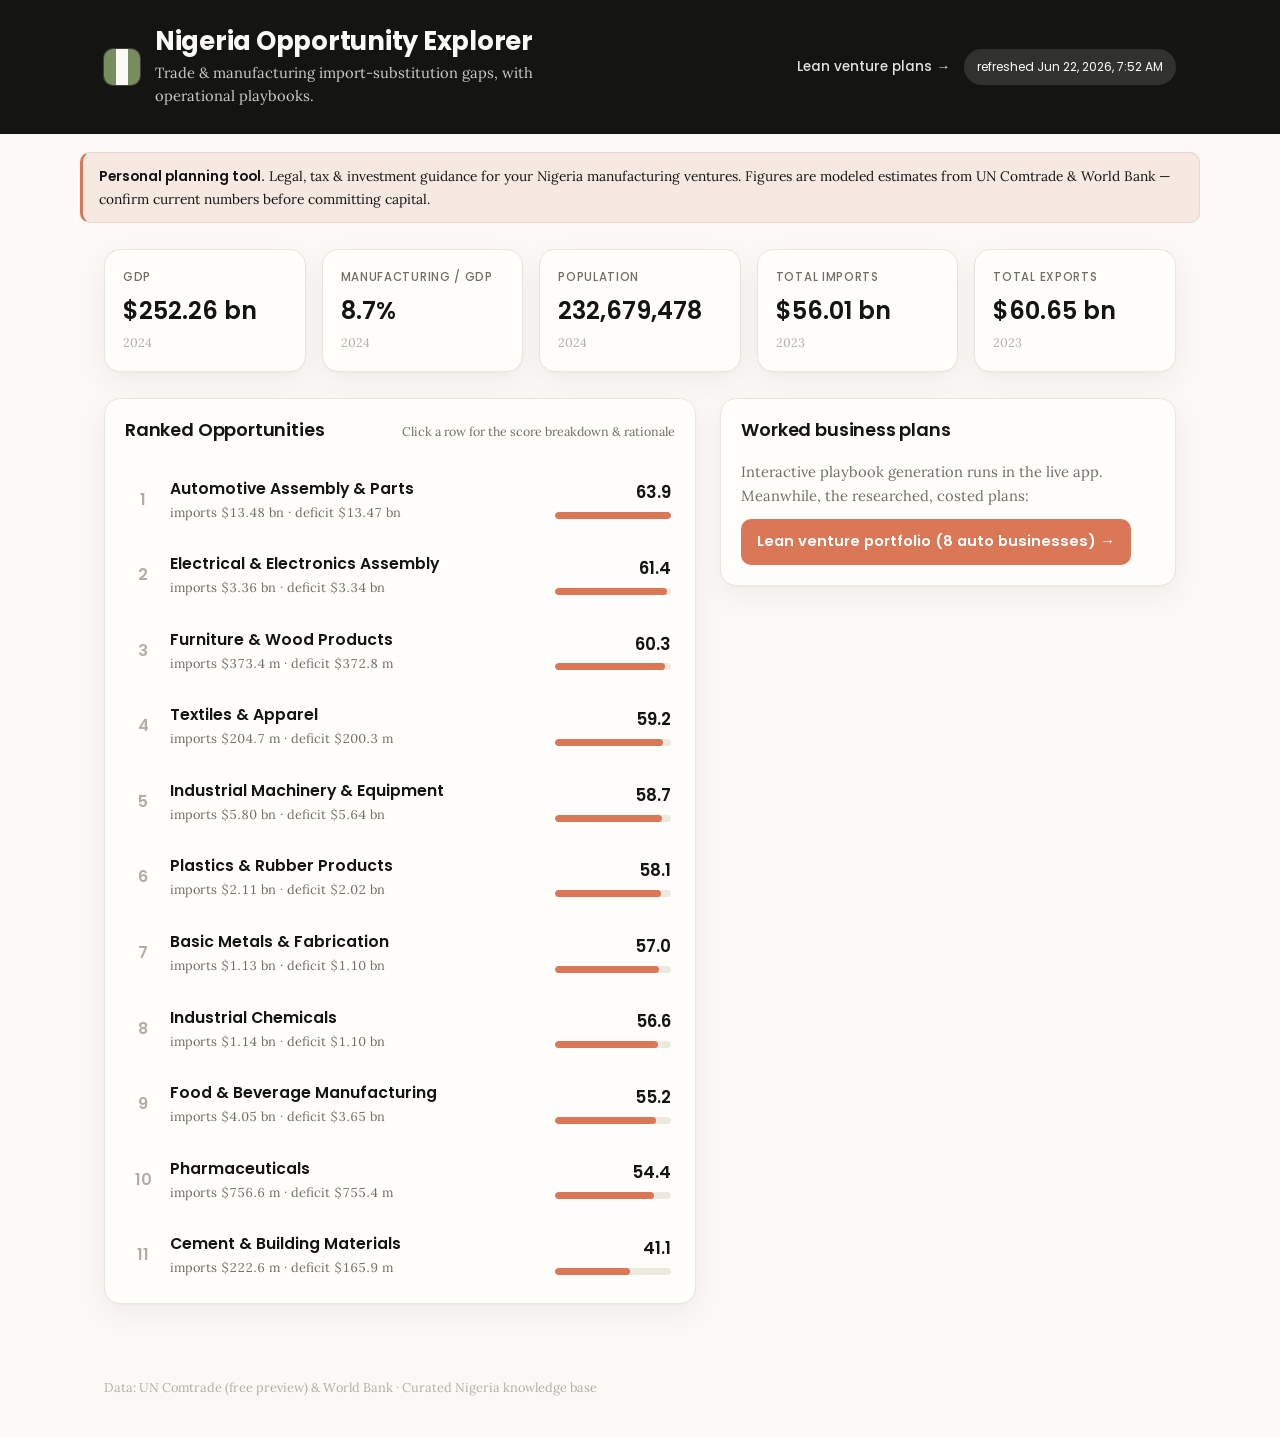
<file: index.html>
<!DOCTYPE html>
<html lang="en">
<head>
  <meta charset="UTF-8" />
  <meta name="viewport" content="width=device-width, initial-scale=1.0" />
  <title>Nigeria Opportunity Explorer</title>
  <link rel="preconnect" href="https://fonts.googleapis.com" />
  <link rel="preconnect" href="https://fonts.gstatic.com" crossorigin />
  <link href="https://fonts.googleapis.com/css2?family=Poppins:wght@500;600;700&family=Lora:ital,wght@0,400;0,500;0,600;1,400&display=swap" rel="stylesheet" />
  <link rel="stylesheet" href="style.css" />
</head>
<body>
  <header class="site-header">
    <div class="wrap header-inner">
      <div class="brand">
        <span class="flag" aria-hidden="true"><span></span><span></span><span></span></span>
        <div>
          <h1>Nigeria Opportunity Explorer</h1>
          <p class="tagline">Trade &amp; manufacturing import-substitution gaps, with operational playbooks.</p>
        </div>
      </div>
      <div style="display:flex;align-items:center;gap:14px">
        <a href="plans.html" style="color:var(--paper);font-family:'Poppins',sans-serif;font-weight:500;font-size:.85rem;text-decoration:none;opacity:.9">Lean venture plans →</a>
        <div class="freshness" id="freshness" title="Latest data refresh">—</div>
      </div>
    </div>
  </header>

  <div class="disclaimer wrap">
    <strong>Personal planning tool.</strong> Legal, tax &amp; investment guidance for your Nigeria
    manufacturing ventures. Figures are modeled estimates from UN Comtrade &amp; World Bank —
    confirm current numbers before committing capital.
  </div>

  <main class="wrap">
    <!-- Country snapshot -->
    <section id="snapshot" class="snapshot" aria-label="Nigeria macro snapshot"></section>

    <div class="grid">
      <!-- Opportunities -->
      <section class="panel" aria-label="Ranked opportunities">
        <div class="panel-head">
          <h2>Ranked Opportunities</h2>
          <span class="hint">Click a row for the score breakdown &amp; rationale</span>
        </div>
        <div id="opps" class="opps"><div class="loading">Loading opportunities…</div></div>
      </section>

      <!-- Business plan generator -->
      <section class="panel" aria-label="Business plan generator">
        <div class="panel-head"><h2>Business Plan Generator</h2></div>
        <form id="plan-form" class="plan-form">
          <label>Sector
            <select id="f-sector" required></select>
          </label>
          <label>Scale
            <select id="f-scale">
              <option value="small">Small</option>
              <option value="medium" selected>Medium</option>
              <option value="large">Large</option>
            </select>
          </label>
          <label>State
            <input id="f-state" type="text" value="Ogun" placeholder="e.g. Ogun, Lagos, FCT" required />
          </label>
          <label>Capital budget (USD, optional)
            <input id="f-budget" type="number" min="0" step="10000" placeholder="e.g. 1500000" />
          </label>
          <button type="submit" id="f-submit">Generate playbook</button>
        </form>
        <div id="plan-out" class="plan-out"></div>
      </section>
    </div>
  </main>

  <footer class="site-footer wrap">
    <span>Data: UN Comtrade (free preview) &amp; World Bank · Curated Nigeria knowledge base</span>
  </footer>

  <script src="app.js"></script>
</body>
</html>
</file>
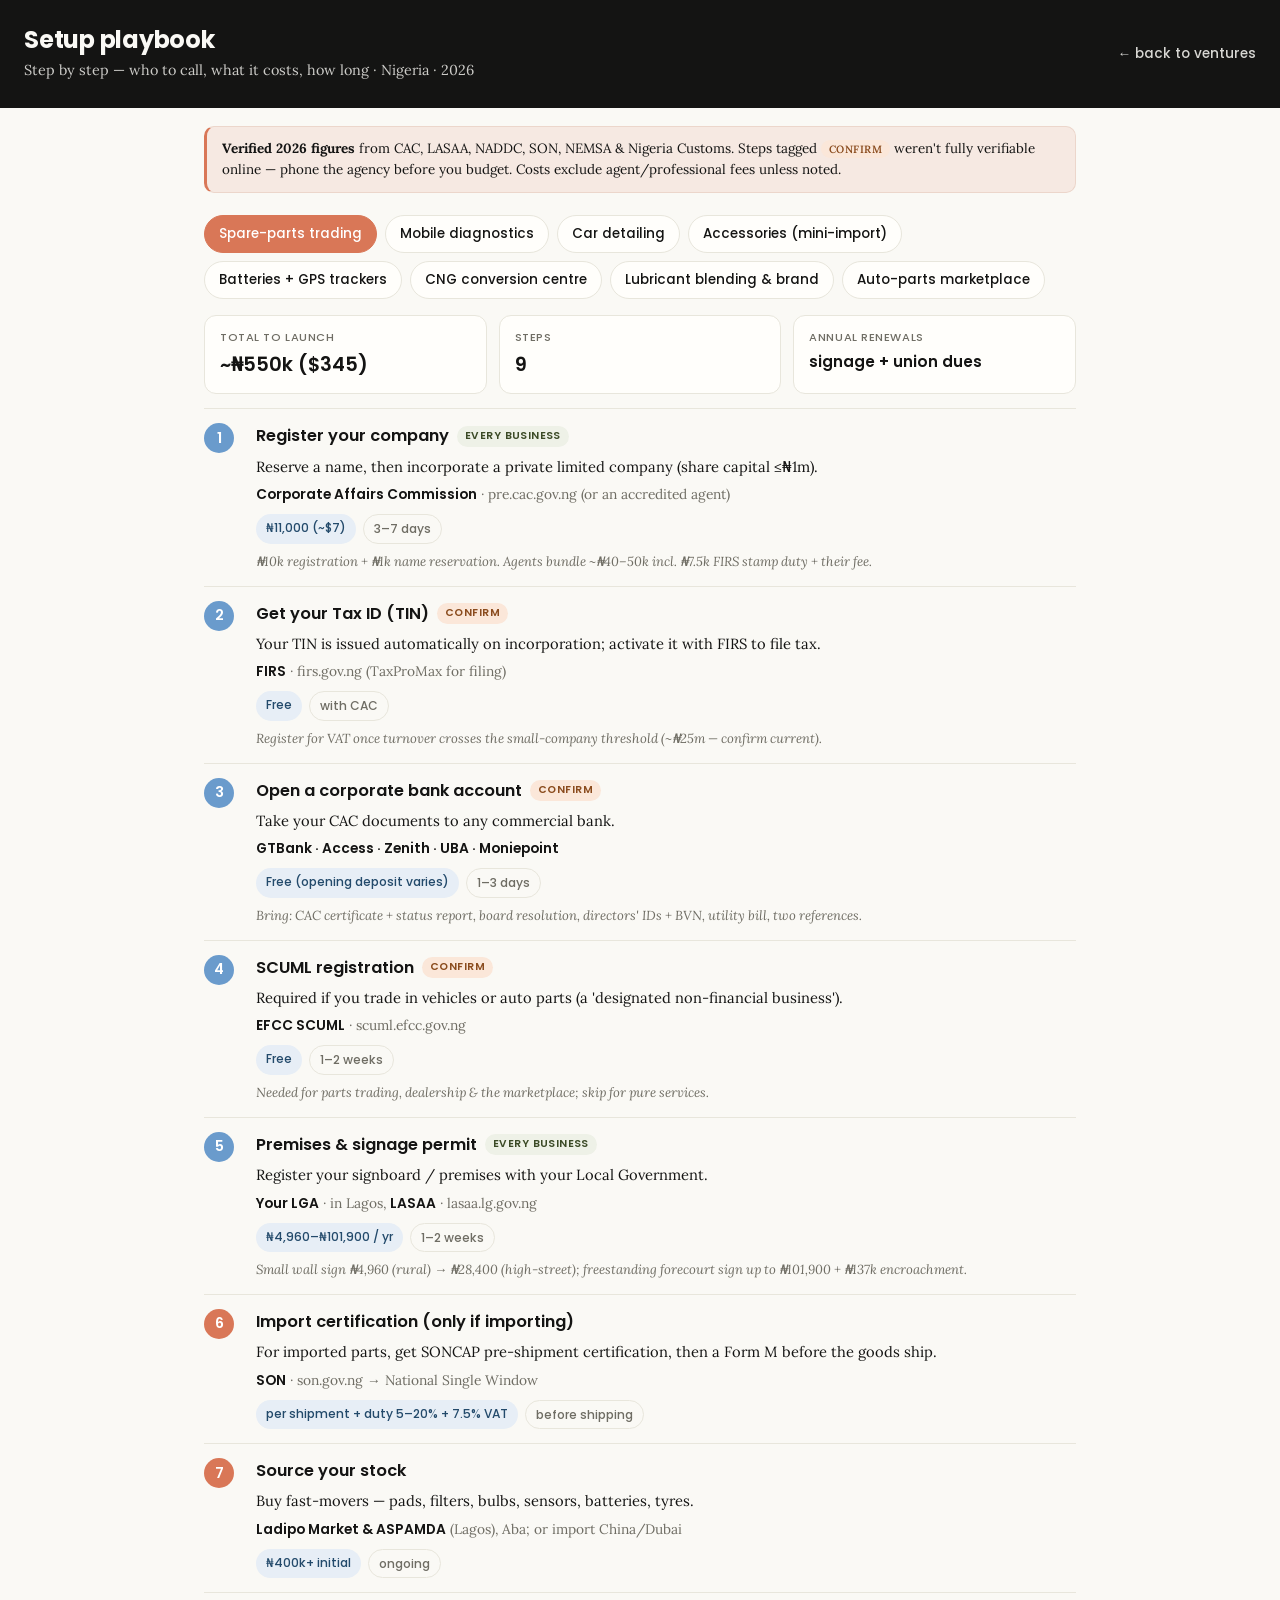
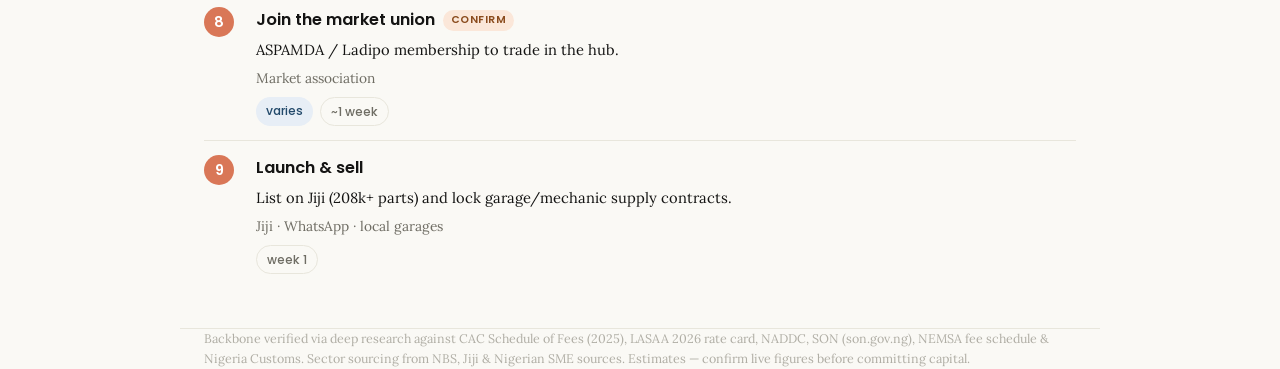
<file: playbook.html>
<!doctype html>
<html lang="en">
<head>
<meta charset="utf-8" />
<meta name="viewport" content="width=device-width, initial-scale=1" />
<title>Setup Playbook — Nigeria Automotive Ventures</title>
<link rel="preconnect" href="https://fonts.googleapis.com" />
<link rel="preconnect" href="https://fonts.gstatic.com" crossorigin />
<link href="https://fonts.googleapis.com/css2?family=Poppins:wght@500;600;700&family=Lora:ital,wght@0,400;0,500;0,600;1,400&display=swap" rel="stylesheet" />
<style>
:root{
  --paper:#faf9f5;--card:#fffefb;--ink:#141413;--muted:#6f6d64;--faint:#b0aea5;--line:#e8e6dc;
  --orange:#d97757;--orange-deep:#c4623f;--orange-soft:#f6e9e2;--blue:#6a9bcc;--green:#788c5d;
  --shadow:0 1px 2px rgba(20,20,19,.03),0 10px 30px rgba(20,20,19,.05);--r:16px;
}
*{box-sizing:border-box}
body{margin:0;font-family:"Lora",Georgia,serif;color:var(--ink);background:var(--paper);line-height:1.6}
.wrap{max-width:920px;margin:0 auto;padding:0 24px}
h1,h2,h3,h4{margin:0;font-family:"Poppins",Arial,sans-serif;font-weight:600;letter-spacing:-.01em;line-height:1.2}
a{color:var(--orange-deep)}
.head{background:var(--ink);color:var(--paper)}
.head-in{display:flex;align-items:center;justify-content:space-between;gap:16px;flex-wrap:wrap;padding:26px 24px}
.head h1{font-size:1.5rem;font-weight:700}
.head .sub{margin-top:4px;font-size:.9rem;opacity:.8}
.head a{color:var(--paper);font-size:.85rem;opacity:.85;text-decoration:none;font-family:"Poppins",sans-serif;font-weight:500}
.note{margin-top:18px;font-size:.84rem;background:var(--orange-soft);border:1px solid #ecd6cb;border-left:3px solid var(--orange);border-radius:10px;padding:11px 15px}
.pick{display:flex;flex-wrap:wrap;gap:8px;margin:22px 0 8px}
.pick button{font-family:"Poppins",sans-serif;font-weight:500;font-size:.84rem;color:var(--ink);background:var(--card);border:1px solid var(--line);border-radius:999px;padding:8px 14px;cursor:pointer;transition:all .12s}
.pick button:hover{border-color:var(--orange)}
.pick button.on{background:var(--orange);color:#fff;border-color:var(--orange)}
.totals{display:grid;grid-template-columns:repeat(auto-fit,minmax(160px,1fr));gap:12px;margin:16px 0 6px}
.tc{background:var(--card);border:1px solid var(--line);border-radius:12px;padding:13px 15px}
.tc .k{font-size:.7rem;text-transform:uppercase;letter-spacing:.05em;color:var(--muted);font-family:"Poppins",sans-serif;font-weight:500}
.tc .v{font-size:1.2rem;font-weight:600;font-family:"Poppins",sans-serif;margin-top:3px}
.steps{margin:14px 0 40px;position:relative}
.step{display:grid;grid-template-columns:38px 1fr;gap:14px;padding:14px 0;border-top:1px solid var(--line)}
.badge{width:30px;height:30px;border-radius:50%;background:var(--orange);color:#fff;font-family:"Poppins",sans-serif;font-weight:600;display:flex;align-items:center;justify-content:center;font-size:.9rem}
.step.uni .badge{background:var(--blue)}
.st-t{font-family:"Poppins",sans-serif;font-weight:600;font-size:1.02rem;display:flex;align-items:center;gap:8px;flex-wrap:wrap}
.tag{font-size:.66rem;text-transform:uppercase;letter-spacing:.04em;font-weight:600;padding:2px 8px;border-radius:999px;background:#eef1e7;color:#3b4a26}
.tag.confirm{background:#fbe7d9;color:#8a4b1d}
.st-d{font-size:.92rem;margin:5px 0}
.who{font-size:.86rem;color:var(--muted);margin:4px 0}
.who b{font-family:"Poppins",sans-serif;font-weight:600;color:var(--ink)}
.chips{display:flex;flex-wrap:wrap;gap:7px;margin-top:8px}
.chip{font-size:.76rem;font-family:"Poppins",sans-serif;font-weight:500;padding:4px 10px;border-radius:999px}
.chip.cost{background:#e7eef6;color:#234a6b}
.chip.time{background:var(--paper);border:1px solid var(--line);color:var(--muted)}
.note2{font-size:.82rem;color:var(--muted);margin-top:7px;font-style:italic}
footer{color:var(--faint);font-size:.78rem;padding:24px 24px 50px;border-top:1px solid var(--line);margin-top:10px}
</style>
</head>
<body>
<header class="head">
  <div class="head-in">
    <div><h1>Setup playbook</h1><div class="sub">Step by step — who to call, what it costs, how long · Nigeria · 2026</div></div>
    <a href="plans.html">← back to ventures</a>
  </div>
</header>
<div class="wrap">
  <div class="note"><strong>Verified 2026 figures</strong> from CAC, LASAA, NADDC, SON, NEMSA &amp; Nigeria Customs. Steps tagged <span class="tag confirm">confirm</span> weren't fully verifiable online — phone the agency before you budget. Costs exclude agent/professional fees unless noted.</div>
  <div class="pick" id="pick"></div>
  <div class="totals" id="totals"></div>
  <div class="steps" id="steps"></div>
</div>
<footer class="wrap">Backbone verified via deep research against CAC Schedule of Fees (2025), LASAA 2026 rate card, NADDC, SON (son.gov.ng), NEMSA fee schedule &amp; Nigeria Customs. Sector sourcing from NBS, Jiji &amp; Nigerian SME sources. Estimates — confirm live figures before committing capital.</footer>
<script>
const UNI = [
  {t:"Register your company", d:"Reserve a name, then incorporate a private limited company (share capital ≤₦1m).", who:"<b>Corporate Affairs Commission</b> · pre.cac.gov.ng (or an accredited agent)", cost:"₦11,000 (~$7)", time:"3–7 days", note:"₦10k registration + ₦1k name reservation. Agents bundle ~₦40–50k incl. ₦7.5k FIRS stamp duty + their fee."},
  {t:"Get your Tax ID (TIN)", d:"Your TIN is issued automatically on incorporation; activate it with FIRS to file tax.", who:"<b>FIRS</b> · firs.gov.ng (TaxProMax for filing)", cost:"Free", time:"with CAC", note:"Register for VAT once turnover crosses the small-company threshold (~₦25m — confirm current).", confirm:true},
  {t:"Open a corporate bank account", d:"Take your CAC documents to any commercial bank.", who:"<b>GTBank · Access · Zenith · UBA · Moniepoint</b>", cost:"Free (opening deposit varies)", time:"1–3 days", note:"Bring: CAC certificate + status report, board resolution, directors' IDs + BVN, utility bill, two references.", confirm:true},
  {t:"SCUML registration", d:"Required if you trade in vehicles or auto parts (a 'designated non-financial business').", who:"<b>EFCC SCUML</b> · scuml.efcc.gov.ng", cost:"Free", time:"1–2 weeks", note:"Needed for parts trading, dealership & the marketplace; skip for pure services.", confirm:true, only:"scuml"},
  {t:"Premises & signage permit", d:"Register your signboard / premises with your Local Government.", who:"<b>Your LGA</b> · in Lagos, <b>LASAA</b> · lasaa.lg.gov.ng", cost:"₦4,960–₦101,900 / yr", time:"1–2 weeks", note:"Small wall sign ₦4,960 (rural) → ₦28,400 (high-street); freestanding forecourt sign up to ₦101,900 + ₦137k encroachment."},
];
const V = {
  parts:{name:"Spare-parts trading", scuml:true, total:"~₦550k ($345)", renew:"signage + union dues", steps:[
    {t:"Import certification (only if importing)", d:"For imported parts, get SONCAP pre-shipment certification, then a Form M before the goods ship.", who:"<b>SON</b> · son.gov.ng → National Single Window", cost:"per shipment + duty 5–20% + 7.5% VAT", time:"before shipping"},
    {t:"Source your stock", d:"Buy fast-movers — pads, filters, bulbs, sensors, batteries, tyres.", who:"<b>Ladipo Market & ASPAMDA</b> (Lagos), Aba; or import China/Dubai", cost:"₦400k+ initial", time:"ongoing"},
    {t:"Join the market union", d:"ASPAMDA / Ladipo membership to trade in the hub.", who:"Market association", cost:"varies", time:"~1 week", confirm:true},
    {t:"Launch & sell", d:"List on Jiji (208k+ parts) and lock garage/mechanic supply contracts.", who:"Jiji · WhatsApp · local garages", cost:"—", time:"week 1"},
  ]},
  diagnostics:{name:"Mobile diagnostics", scuml:false, total:"~₦0.9–1.4m ($560–886)", renew:"—", steps:[
    {t:"(No sector licence needed)", d:"Optional: a trade-test / NADDC-aligned certificate boosts trust.", who:"NABTEB / NADDC-approved trainers", cost:"varies", time:"optional"},
    {t:"Buy your diagnostic kit", d:"Pro OBD-II scanner + hand tools + multimeter.", who:"<b>Jiji</b> (Autel/Launch) · ₦237k (MD806) to ₦750k (MK808S)", cost:"₦0.9–1.4m all-in", time:"~1 week"},
    {t:"Launch & get clients", d:"Take WhatsApp/Jiji leads; sign fleet maintenance retainers.", who:"Bolt/Uber drivers · corporate fleets", cost:"—", time:"week 1"},
  ]},
  detailing:{name:"Car detailing", scuml:false, total:"~₦1m ($625)", renew:"signage", steps:[
    {t:"(No sector licence needed)", d:"Just CAC + the LGA signage permit above.", who:"—", cost:"—", time:"—"},
    {t:"Buy your detailing kit", d:"Pressure washer, vacuum, polisher/buffer, ceramic-coating consumables.", who:"Auto-care suppliers · Jiji", cost:"~₦1m", time:"~1 week"},
    {t:"Launch", d:"Start mobile in affluent corridors (Lekki/VI/Ikoyi); upsell ceramic coating + monthly subscriptions.", who:"Instagram · estates · car parks", cost:"—", time:"week 1"},
  ]},
  accessories:{name:"Accessories (mini-import)", scuml:false, total:"~₦1.1m ($700)", renew:"—", steps:[
    {t:"Mini-import (no import licence)", d:"Courier/mini-import needs no import licence; electronics attract Customs duty + 7.5% VAT.", who:"<b>Nigeria Customs</b> · china procurement agent", cost:"duty + VAT on landed value", time:"at clearing"},
    {t:"Source your stock", d:"Buy 5–8 fast SKUs (dashcams, mats, LED, holders) from 1688 via an agent.", who:"<b>1688 / Alibaba</b> via a China-import agent", cost:"₦450k–800k", time:"2–3 wks (freight)"},
    {t:"Launch", d:"List on Jiji/Jumia + Instagram; deliver via dispatch riders. Dropship to test before bulk.", who:"Jiji · Jumia · IG · GIG dispatch", cost:"—", time:"week 1"},
  ]},
  batteries:{name:"Batteries + GPS trackers", scuml:false, total:"~₦2.8m ($1,750)", renew:"NCC/MNO SIM fees", steps:[
    {t:"SIM partnership (no telecoms licence)", d:"Get bulk M2M/IoT SIMs for the trackers via a mobile network — no NCC licence needed yourself.", who:"<b>MTN / Airtel</b> or an M2M aggregator", cost:"per-SIM", time:"~1 week"},
    {t:"Import certification (if importing)", d:"SONCAP pre-shipment cert for imported trackers/batteries.", who:"<b>SON</b> · son.gov.ng", cost:"per shipment", time:"before shipping"},
    {t:"Source your stock", d:"Batteries from local distributors (Solite/Rocket); GT06N trackers via Alibaba/Jimi-IoT; set up a tracking platform.", who:"Local battery distributors · Alibaba", cost:"~₦2m", time:"~2 weeks"},
    {t:"Launch", d:"Offer free mobile install; bill annual auto-renew subscriptions; win a logistics/ride-hail fleet.", who:"Fleets · insurers · banks", cost:"—", time:"week 1"},
  ]},
  cng:{name:"CNG conversion centre", scuml:false, total:"~₦14.5m ($9,700)", renew:"NADDC revalidation", steps:[
    {t:"NADDC CNG accreditation", d:"Apply online as a licensed CNG conversion workshop; pay the fee on the portal via Remita.", who:"<b>NADDC</b> · cng.naddc.gov.ng · 13 David Ejoor St, Abuja · ☎ +234 9 291 3781/3783 · contact@naddc.gov.ng", cost:"~₦250,000", time:"4–8 weeks", confirm:true},
    {t:"NMDPRA permit (if dispensing gas)", d:"Auto-gas / CNG refuelling permit for fuel-dispensing operations.", who:"<b>NMDPRA</b> · ags.nmdpra.gov.ng", cost:"fee on application", time:"4–8 weeks", confirm:true},
    {t:"Certify your technicians", d:"NADDC-approved CNG installer training (NABTEB occupational standards).", who:"NADDC-approved training centres", cost:"varies", time:"~4 weeks"},
    {t:"Source kits & workshop tools", d:"Sequential-injection conversion kits + lift, leak detector, timing tools.", who:"Kit importers (Italy/India/China)", cost:"~₦6–7m", time:"~4 weeks"},
    {t:"Launch", d:"Win transporter-union contracts — the subsidised conversion volume.", who:"NURTW · transport unions · fleets", cost:"—", time:"week 1"},
  ]},
  lubricant:{name:"Lubricant blending & brand", scuml:false, total:"~₦8m distributor / ₦38m plant", renew:"MANCAP + NMDPRA annual", steps:[
    {t:"SON MANCAP (local product cert)", d:"Mandatory for locally made products. Get the form at your nearest SON State Office; submit CAC cert, an on-the-spot test report, and payment.", who:"<b>SON</b> · son.gov.ng/mancapservice · nearest State Office", cost:"~₦0.5–1.5m", time:"1–3 months"},
    {t:"NMDPRA lubricant licence", d:"Blending/marketing licence; plus the 2025 base-oil import licence if you import inputs.", who:"<b>NMDPRA</b> · nmdpra.gov.ng", cost:"~₦0.5–3m", time:"weeks–months", confirm:true},
    {t:"Source inputs", d:"Base oil (SN500 / Group II–III) via importers, additive packages, bottles & branding.", who:"Base-oil importers · additive suppliers", cost:"₦4–8m first run", time:"~4 weeks"},
    {t:"Launch", d:"Distribute to mechanics, filling stations, retail; ECOWAS export once MANCAP-certified.", who:"Mechanics · filling stations · NEPC (export)", cost:"—", time:"ongoing"},
  ]},
  marketplace:{name:"Auto-parts marketplace", scuml:true, total:"~₦17–27m ($11–17k)", renew:"hosting + ops", steps:[
    {t:"Integrate payments (no CBN licence)", d:"Use Paystack/Flutterwave split-payments — avoid the ₦100m PSSP licence by not holding customer funds.", who:"<b>Paystack / Flutterwave</b>", cost:"~1.5% per transaction", time:"~1 week"},
    {t:"Build the MVP", d:"No-code marketplace (Sharetribe) + hosting; enter parts-first (higher take, counterfeit pain).", who:"Sharetribe · a contract dev", cost:"~₦6–9m", time:"4–8 weeks"},
    {t:"Seed both sides", d:"Onboard verified sellers + retailers in ONE city corridor; 2 field reps.", who:"Mechanics · parts dealers · retailers", cost:"~₦8m (6 mo ops)", time:"ongoing"},
    {t:"Launch & layer finance", d:"Verify sellers (the anti-counterfeit wedge); add BNPL on order data once liquid.", who:"Lenders · logistics partners", cost:"—", time:"months"},
  ]},
};
const ORDER=["parts","diagnostics","detailing","accessories","batteries","cng","lubricant","marketplace"];
const pick=document.getElementById("pick");
pick.innerHTML=ORDER.map((k,i)=>`<button data-k="${k}" class="${i===0?'on':''}">${V[k].name}</button>`).join("");
function chip(cls,txt){return txt&&txt!=="—"?`<span class="chip ${cls}">${txt}</span>`:""}
function stepHtml(s,n,uni){
  const tag=s.confirm?`<span class="tag confirm">confirm</span>`:(uni?`<span class="tag">every business</span>`:"");
  return `<div class="step ${uni?'uni':''}"><div class="badge">${n}</div><div>
    <div class="st-t">${s.t} ${tag}</div>
    <div class="st-d">${s.d}</div>
    ${s.who&&s.who!=="—"?`<div class="who">${s.who}</div>`:""}
    <div class="chips">${chip("cost",s.cost)}${chip("time",s.time)}</div>
    ${s.note?`<div class="note2">${s.note}</div>`:""}
  </div></div>`;
}
function render(k){
  const v=V[k];
  const uni=UNI.filter(s=>!s.only||(s.only==="scuml"&&v.scuml));
  const all=[...uni.map(s=>({s,uni:true})),...v.steps.map(s=>({s,uni:false}))];
  document.getElementById("totals").innerHTML=
    `<div class="tc"><div class="k">total to launch</div><div class="v">${v.total}</div></div>
     <div class="tc"><div class="k">steps</div><div class="v">${all.length}</div></div>
     <div class="tc"><div class="k">annual renewals</div><div class="v" style="font-size:.95rem">${v.renew}</div></div>`;
  document.getElementById("steps").innerHTML=all.map((x,i)=>stepHtml(x.s,i+1,x.uni)).join("");
}
pick.addEventListener("click",e=>{const b=e.target.closest("button");if(!b)return;
  pick.querySelectorAll("button").forEach(x=>x.classList.remove("on"));b.classList.add("on");render(b.dataset.k);});
render("parts");
</script>
</body>
</html>
</file>
<file: style.css>
/* Anthropic / Claude brand styling
 * cream paper, warm near-black ink, orange primary accent (blue + green
 * secondaries), Poppins headings, Lora body. */
:root {
  --paper: #faf9f5;
  --card: #fffefb;
  --ink: #141413;
  --muted: #6f6d64;
  --faint: #b0aea5;
  --line: #e8e6dc;
  --orange: #d97757;
  --orange-deep: #c4623f;
  --orange-soft: #f6e9e2;
  --blue: #6a9bcc;
  --green: #788c5d;
  --bar-bg: #ece9df;
  --shadow: 0 1px 2px rgba(20, 20, 19, .03), 0 10px 30px rgba(20, 20, 19, .05);
  --radius: 16px;
}

* { box-sizing: border-box; }
html { -webkit-text-size-adjust: 100%; }
body {
  margin: 0;
  font-family: "Lora", Georgia, "Times New Roman", serif;
  color: var(--ink);
  background: var(--paper);
  line-height: 1.6;
}
.wrap { max-width: 1120px; margin: 0 auto; padding: 0 24px; }
h1, h2, h3, h4 {
  margin: 0; line-height: 1.2; letter-spacing: -.01em;
  font-family: "Poppins", Arial, sans-serif; font-weight: 600;
}
/* numeric / data emphasis in the geometric sans for clarity */
.stat .v, .score .num, .rank, .brk .bval, .freshness, .plan-meta code { font-family: "Poppins", Arial, sans-serif; }

/* Header */
.site-header { background: var(--ink); color: var(--paper); }
.header-inner { display: flex; align-items: center; justify-content: space-between; gap: 16px; padding: 26px 24px; }
.brand { display: flex; align-items: center; gap: 15px; }
.brand h1 { font-size: 1.6rem; font-weight: 700; }
.tagline { margin: 4px 0 0; font-size: .92rem; opacity: .8; max-width: 46ch; }
.flag { display: inline-flex; width: 36px; height: 36px; border-radius: 9px; overflow: hidden; box-shadow: 0 0 0 1px rgba(250,249,245,.18); flex: 0 0 auto; }
.flag span { flex: 1; }
.flag span:nth-child(1), .flag span:nth-child(3) { background: var(--green); }
.flag span:nth-child(2) { background: var(--paper); }
.freshness {
  font-size: .76rem; font-variant-numeric: tabular-nums;
  background: rgba(250,249,245,.12); padding: 8px 13px; border-radius: 999px; white-space: nowrap;
}

/* Disclaimer */
.disclaimer {
  margin-top: 18px; font-size: .86rem; color: var(--ink);
  background: var(--orange-soft); border: 1px solid #ecd6cb; border-left: 3px solid var(--orange);
  border-radius: 10px; padding: 12px 16px;
}
.disclaimer.wrap { max-width: 1120px; }
.disclaimer strong { font-family: "Poppins", Arial, sans-serif; font-weight: 600; }

/* Snapshot */
.snapshot { display: grid; grid-template-columns: repeat(auto-fit, minmax(155px, 1fr)); gap: 16px; margin: 26px 0; }
.stat { background: var(--card); border: 1px solid var(--line); border-radius: var(--radius); padding: 18px; box-shadow: var(--shadow); }
.stat .k { font-size: .72rem; text-transform: uppercase; letter-spacing: .06em; color: var(--muted); font-family: "Poppins", Arial, sans-serif; font-weight: 500; }
.stat .v { font-size: 1.5rem; font-weight: 600; margin-top: 6px; font-variant-numeric: tabular-nums; }
.stat .sub { font-size: .78rem; color: var(--faint); margin-top: 2px; }

/* Layout grid */
.grid { display: grid; grid-template-columns: 1.3fr 1fr; gap: 24px; align-items: start; margin-bottom: 48px; }
@media (max-width: 880px) { .grid { grid-template-columns: 1fr; } }

.panel { background: var(--card); border: 1px solid var(--line); border-radius: var(--radius); box-shadow: var(--shadow); overflow: hidden; }
.panel-head { display: flex; align-items: baseline; justify-content: space-between; gap: 10px; padding: 20px 20px 10px; }
.panel-head h2 { font-size: 1.12rem; }
.hint { font-size: .78rem; color: var(--muted); }

/* Opportunities */
.opps { padding: 10px; }
.opp { border-radius: 11px; padding: 13px 13px; cursor: pointer; transition: background .12s; border: 1px solid transparent; }
.opp:hover { background: var(--orange-soft); }
.opp.open { background: var(--orange-soft); border-color: #ecd6cb; }
.opp-row { display: grid; grid-template-columns: 28px 1fr auto; align-items: center; gap: 13px; }
.rank { font-weight: 600; color: var(--faint); font-variant-numeric: tabular-nums; text-align: center; }
.opp .name { font-weight: 600; font-family: "Poppins", Arial, sans-serif; font-size: .98rem; }
.opp .figs { font-size: .8rem; color: var(--muted); margin-top: 2px; font-variant-numeric: tabular-nums; }
.score { text-align: right; min-width: 116px; }
.score .num { font-weight: 600; font-size: 1.05rem; font-variant-numeric: tabular-nums; }
.bar { height: 7px; border-radius: 999px; background: var(--bar-bg); margin-top: 6px; overflow: hidden; }
.bar > span { display: block; height: 100%; background: var(--orange); border-radius: 999px; }

.detail { margin-top: 12px; padding-top: 12px; border-top: 1px solid var(--line); font-size: .9rem; display: none; }
.opp.open .detail { display: block; }
.breakdown { display: grid; gap: 9px; margin: 4px 0 14px; }
.brk { display: grid; grid-template-columns: 138px 1fr 42px; align-items: center; gap: 10px; font-size: .82rem; }
.brk .blab { color: var(--muted); }
.brk .bar { margin: 0; }
/* cycle accent colours across the four score factors */
.brk:nth-child(1) .bar > span { background: var(--orange); }
.brk:nth-child(2) .bar > span { background: var(--blue); }
.brk:nth-child(3) .bar > span { background: var(--green); }
.brk:nth-child(4) .bar > span { background: var(--orange-deep); }
.brk .bval { text-align: right; font-variant-numeric: tabular-nums; color: var(--muted); }
.detail h4 { margin: 14px 0 5px; font-size: .76rem; text-transform: uppercase; letter-spacing: .05em; color: var(--orange-deep); }
.detail ul { margin: 0; padding-left: 18px; }
.detail li { margin: 4px 0; }
.chips { display: flex; flex-wrap: wrap; gap: 7px; }
.chip { background: var(--paper); border: 1px solid var(--line); color: var(--ink); border-radius: 999px; padding: 4px 12px; font-size: .78rem; font-family: "Poppins", Arial, sans-serif; font-weight: 500; }

/* Plan form */
.plan-form { display: grid; gap: 13px; padding: 14px 20px 20px; }
.plan-form label { display: grid; gap: 6px; font-size: .82rem; color: var(--muted); font-family: "Poppins", Arial, sans-serif; font-weight: 500; }
.plan-form select, .plan-form input {
  font-family: "Lora", Georgia, serif; font-size: .94rem; color: var(--ink); padding: 10px 12px;
  border: 1px solid var(--line); border-radius: 10px; background: #fff; width: 100%;
}
.plan-form select:focus, .plan-form input:focus { outline: 2px solid var(--orange); outline-offset: 1px; border-color: var(--orange); }
.plan-form button {
  margin-top: 4px; font-family: "Poppins", Arial, sans-serif; font-weight: 600; font-size: .95rem; color: #fff;
  background: var(--orange); border: 0; border-radius: 10px; padding: 12px 14px; cursor: pointer; transition: background .12s;
}
.plan-form button:hover { background: var(--orange-deep); }
.plan-form button:disabled { opacity: .6; cursor: progress; }

/* Plan output */
.plan-out { padding: 0 20px 20px; }
.plan-out:empty { display: none; }
.plan-meta { font-size: .8rem; color: var(--muted); margin-bottom: 12px; }
.plan-meta code { background: var(--orange-soft); padding: 1px 6px; border-radius: 5px; }
.section { border-top: 1px solid var(--line); padding: 13px 0; }
.section h3 { font-size: .96rem; color: var(--orange-deep); margin-bottom: 6px; }
.section ul { margin: 4px 0; padding-left: 18px; font-size: .88rem; }
.kv { font-size: .86rem; display: flex; flex-wrap: wrap; gap: 6px 18px; }
.kv b { font-family: "Poppins", Arial, sans-serif; font-weight: 600; }
.err { color: #8a2b1a; background: #f7e3dd; border: 1px solid #e9c2b6; border-radius: 10px; padding: 11px 13px; font-size: .86rem; }

.loading { color: var(--muted); padding: 22px; text-align: center; font-size: .9rem; }
.site-footer { color: var(--faint); font-size: .8rem; padding: 26px 24px 40px; }

@media (max-width: 560px) {
  .header-inner { flex-direction: column; align-items: flex-start; gap: 12px; }
  .brand h1 { font-size: 1.35rem; }
  .freshness { align-self: flex-start; }
}
</file>
